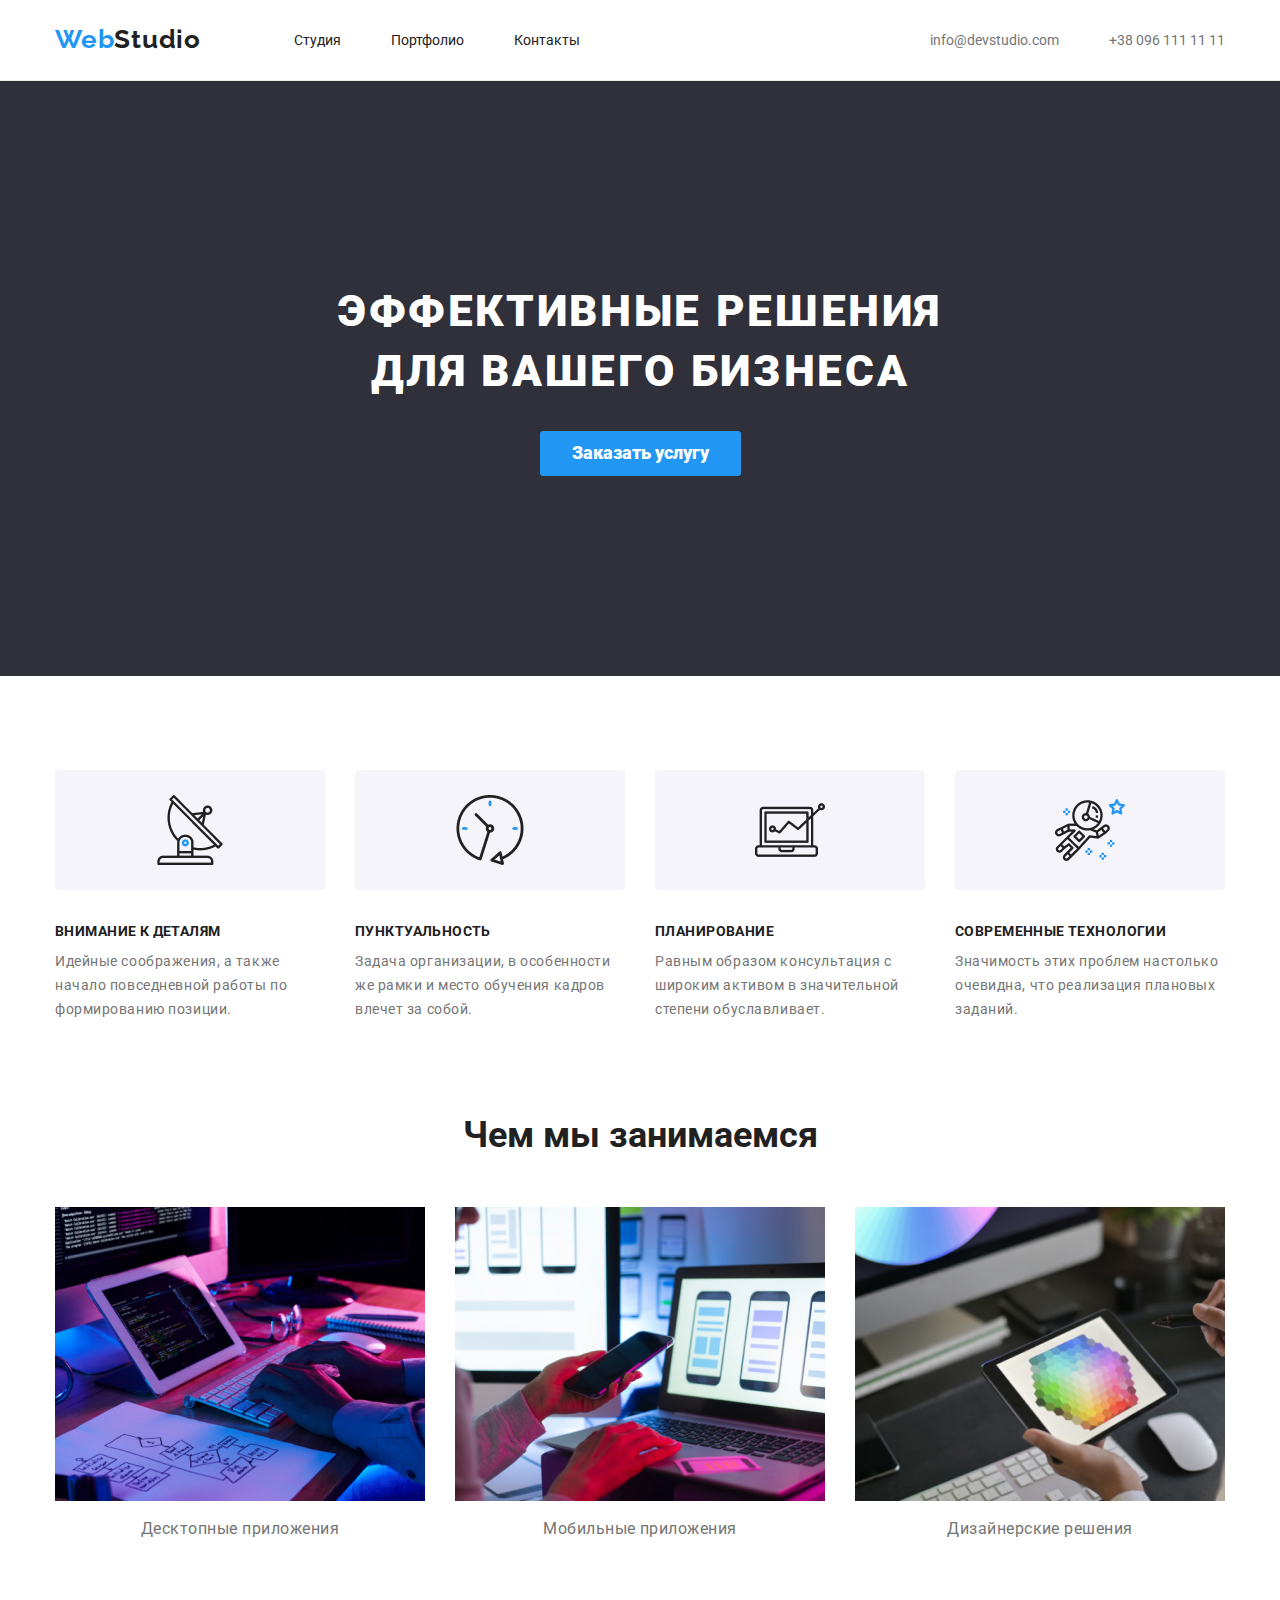
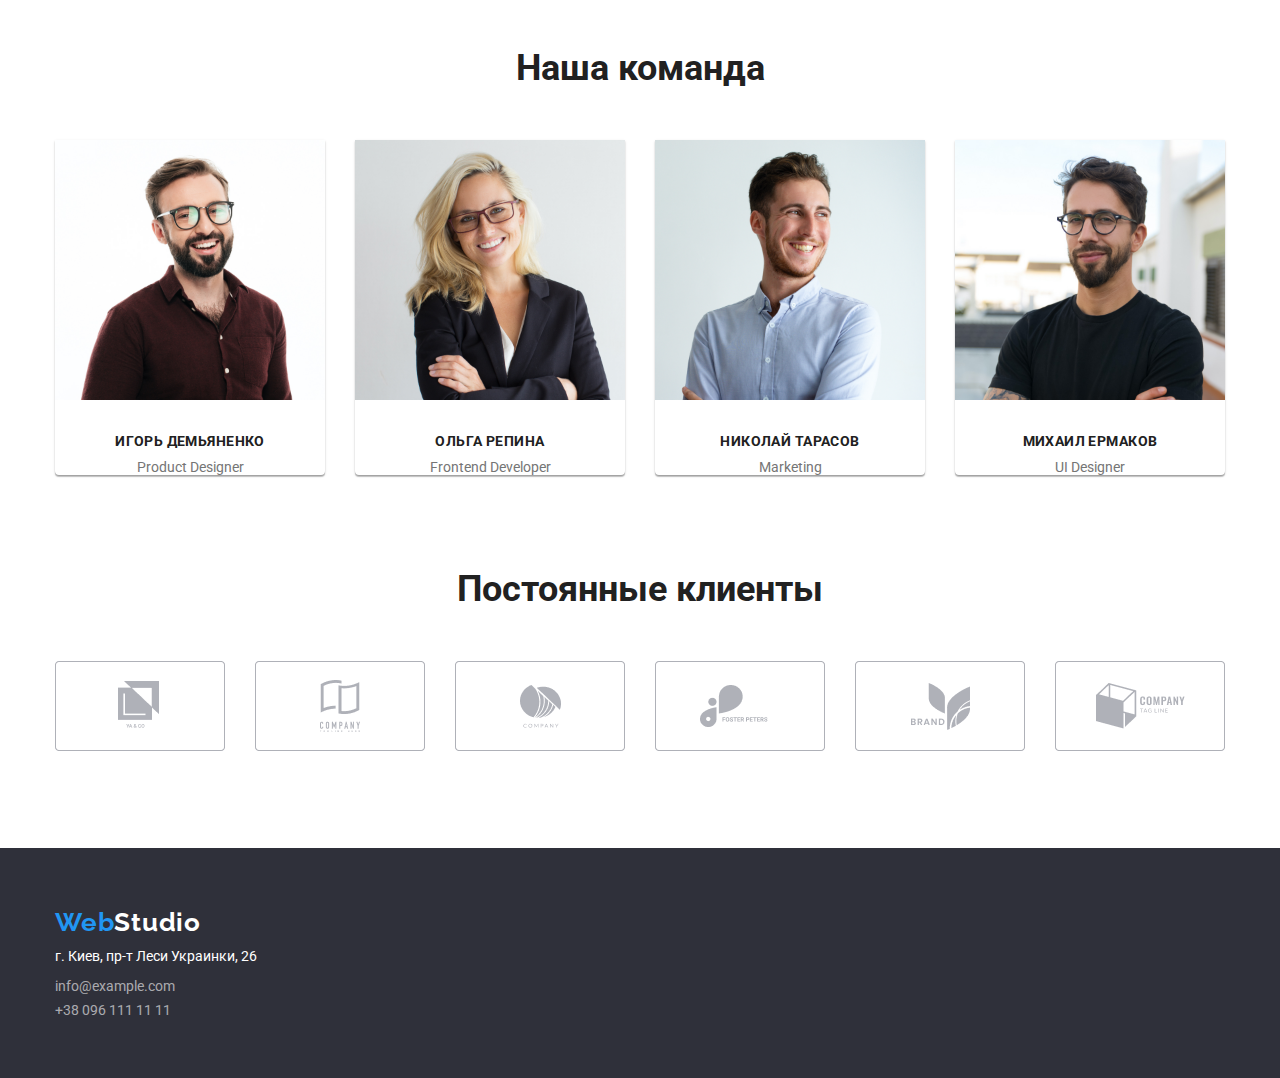
<file: index.html>
<!DOCTYPE html>
<html lang="en-ru">
  <head>
    <meta charset="UTF-8" />
    <meta name="viewport" content="width=device-width, initial-scale=1.0" />
    <title>Homework3</title>
    <link rel="stylesheet" href="./css/style.css"/>
    <link rel="stylesheet" href="./css/normalize.css"/>
    <link
      href="https://fonts.googleapis.com/css2?family=Raleway:wght@700&family=Roboto:wght@400;700&display=swap"
      rel="stylesheet"/>
  </head>
  <body>

    <header>
      <div class="container wrapper">
        <nav>
          <a href="./index.html" class="logo"><span>Web</span>Studio</a>
          <ul class="site-nav list">
            <li><a href="./index.html" class="link">Студия</a></li>
            <li><a href="./portfolio.html" class="link">Портфолио</a></li>
            <li><a href="#" class="link">Контакты</a></li>
          </ul>
        </nav>

        <ul class="auth-nav list">
          <li>
            <a class="adress-link" href="mailtvo:info@devstudio.com">info@devstudio.com</a>
          </li>

          <li>
            <a class="adress-link" href="tel:+380961111111">+38 096 111 11 11</a>
          </li>
        </ul>
      </div>
    </header>

    <main>
      <section class="hero">
        <h1 class="hero-title">Эффективные решения для вашего бизнеса</h1>
        <a href="#" class="btn-hero">Заказать услугу</a>
      </section>

      <section class="section advantages">
        <div class="container">
          <h2 hidden>Невидимый текст</h2>
          <ul class="section-advantages list">
            <li class="advantages-item">
              <img src="./images/icon-1.png" alt="спутник"/>
            <h3>Внимание к деталям</h3>
            <p class="advantages-text">
              Идейные соображения, а также начало повседневной работы по
              формированию позиции.</p>
          </li>

            <li class="advantages-item">
              <img src="./images/icon-2.png" alt="часы"/>
            <h3>Пунктуальность</h3>
            <p class="advantages-text">
              Задача организации, в особенности же рамки и место обучения кадров
              влечет за собой.</p>
            </li>

            <li class="advantages-item">
              <img src="./images/icon-3.png" alt="диаграмма"/>
            <h3>Планирование</h3>
            <p class="advantages-text">
              Равным образом консультация с широким активом в значительной
              степени обуславливает.</p>
            </li>

            <li class="advantages-item">
              <img src="./images/icon-4.png" alt="мальчик"/>
            <h3>Современные технологии</h3>
            <p class="advantages-text">
              Значимость этих проблем настолько очевидна, что реализация
              плановых заданий.</p>
            </li>
          </ul>
        </div>
      </section>

      <section class="section product">
        <div class="container">
          <h2 class="section-title">Чем мы занимаемся</h2>
          <ul class="product-list">
            <li class="product-lists">
              <img src="./images/work1.jpg" alt="компьютер" width="370"/>
            <p class="section-product-subtitle">Десктопные приложения</p>
            </li>

            <li class="product-lists">
              <img src="./images/work2.jpg" alt="ноутбук" width="370"/>
            <p class="section-product-subtitle">Мобильные приложения</p>
          </li>

            <li class="product-lists">
              <img src="./images/work3.jpg" alt="планшет" width="370"/>
            <p class="section-product-subtitle">Дизайнерские решения</p>
          </li>
          </ul>
        </div>
      </section>

      <section class="section team">
        <div class="container">
          <h2 class="section-title">Наша команда</h2>
          <ul class="socials">
            <li class="team-list">
              <a href="#">
            <img src="./images/img-1.jpg" alt="парень" width="270"/>
            <h3>Игорь Демьяненко</h3>
            <p class="section-team-text">Product Designer</p>
              </a>
          </li>

            <li class="team-list">
              <a href="#">
            <img src="./images/img-2.jpg" alt="девушка" width="270"/>
            <h3>Ольга Репина</h3>
            <p class="section-team-text">Frontend Developer</p>
            </a>
          </li>

            <li class="team-list">
              <a href="#">
            <img src="./images/img-3.jpg" alt="парень" width="270"/>
            <h3>Николай Тарасов</h3>
            <p class="section-team-text">Marketing</p>
              </a>
          </li>

            <li class="team-list">
              <a href="#">
            <img src="./images/img-4.jpg" alt="парень" width="270"/>
            <h3>Михаил Ермаков</h3>
            <p class="section-team-text">UI Designer</p>
              </a>
         </li>
          </ul>
        </div>
      </section>

      <section class="section client">
        <div class="container">
          <h2 class="section-title">Постоянные клиенты</h2>
          <ul class="client-list">
            <li>
              <a href="#"><img src="./images/logo-1.png" alt="logo"/></a>
            </li>
            <li>
              <a href="#"><img src="./images/logo-2.png" alt="logo"/></a>
            </li>
            <li>
              <a href="#"><img src="./images/logo-3.png" alt="logo"/></a>
            </li>
            <li>
              <a href="#"><img src="./images/logo-4.png" alt="logo"/></a>
            </li>
            <li>
              <a href="#"><img src="./images/logo-5.png" alt="logo"/></a>
            </li>
            <li>
              <a href="#"><img src="./images/logo-6.png" alt="logo"/></a>
            </li>
          </ul>
        </div>
      </section>
    </main>

    <footer>
      <div class="container">
        <a href="#" class="logo"><span>Web</span>Studio</a>

        <address class="address">
          <p class="address-text">г. Киев, пр-т Леси Украинки, 26</p>

          <a href="mailtvo:info@example.com">info@example.com</a>

          <a href="tel:+380961111111">+38 096 111 11 11</a>
        </address>
      </div>
    </footer>
  </body>
</html>
</file>
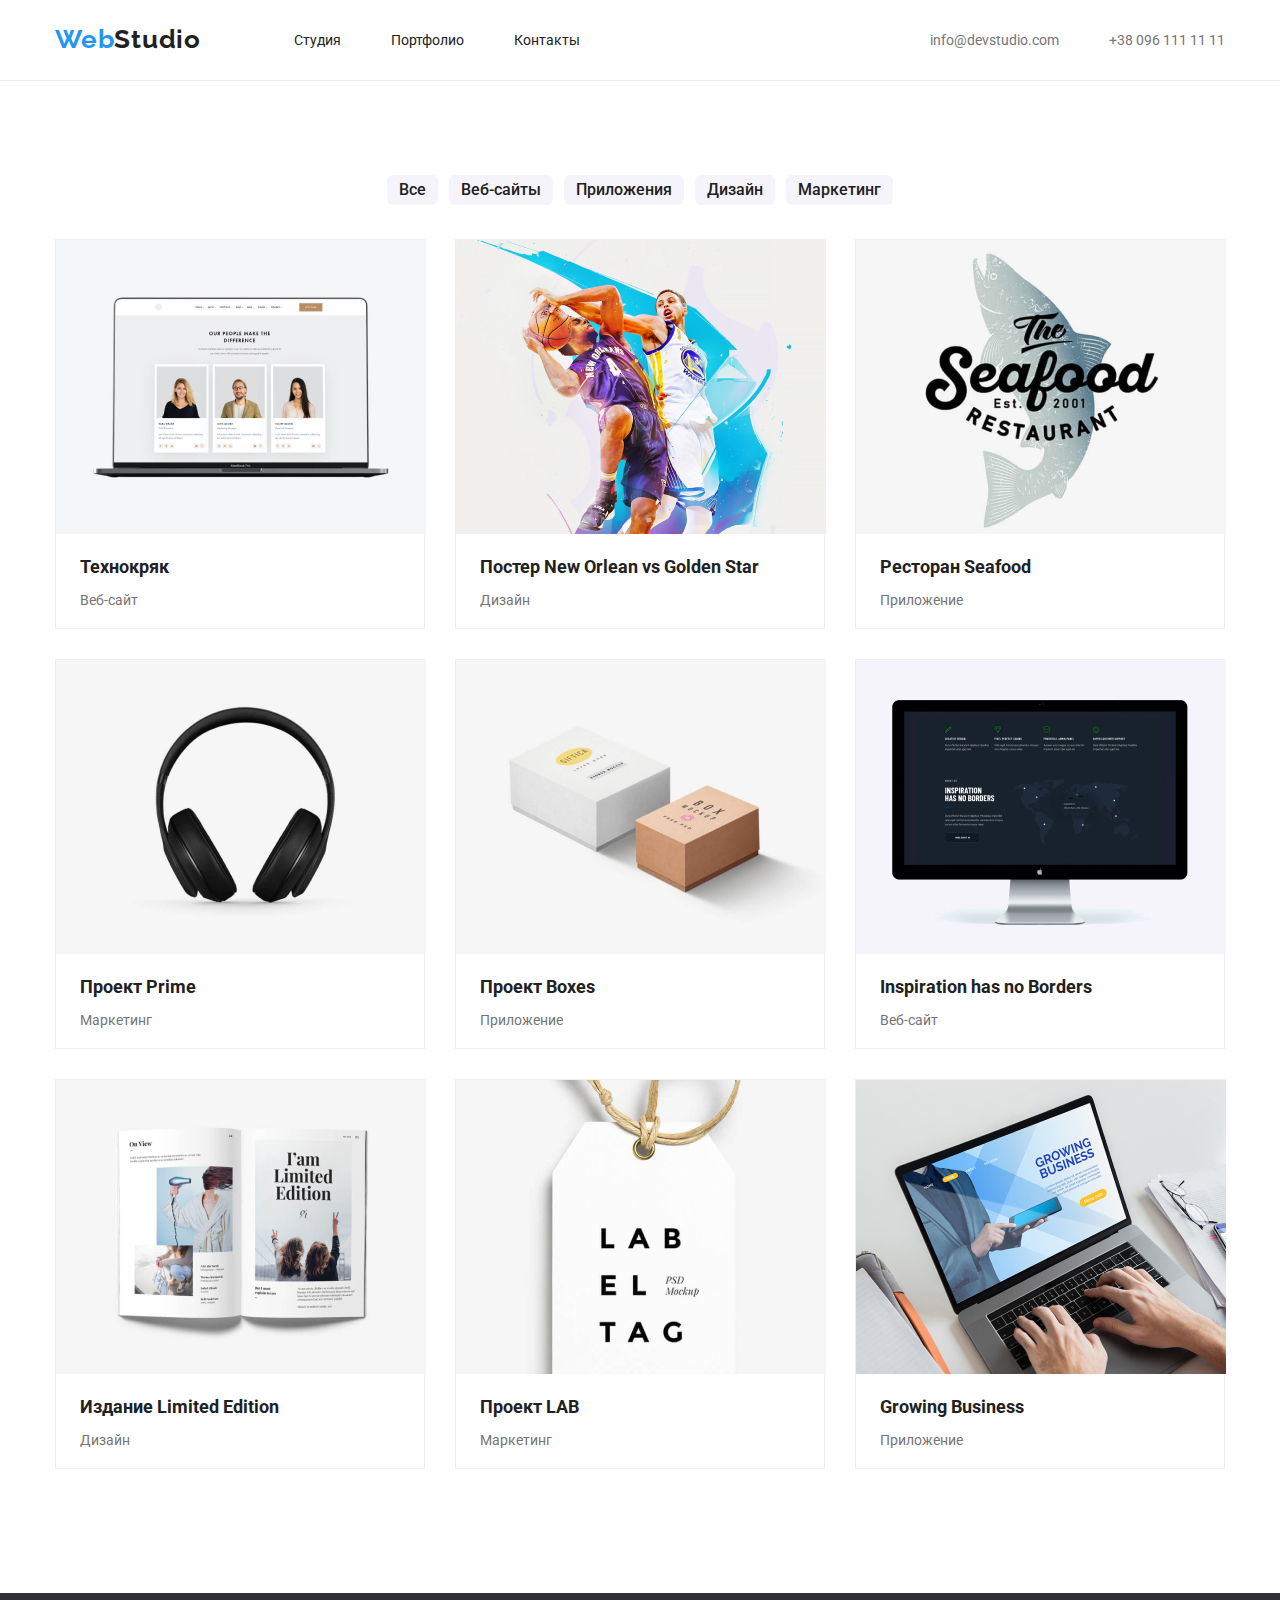
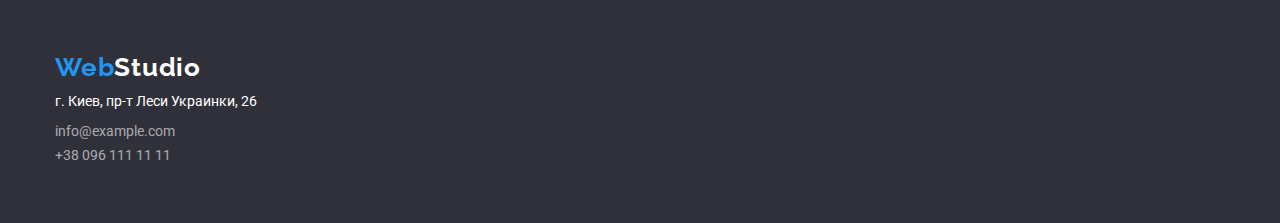
<file: portfolio.html>
<!DOCTYPE html>
<html lang="en-ru">
  <head>
    <meta charset="UTF-8" />
    <meta name="viewport" content="width=device-width, initial-scale=1.0" />
    <title>Portfolio</title>
    <link rel="stylesheet" href="./css/style.css" />
    <link rel="stylesheet" href="./css/normalize.css" />
    <link
      href="https://fonts.googleapis.com/css2?family=Raleway:wght@700&family=Roboto:wght@400;700&display=swap"
      rel="stylesheet"/>
  </head>

  <body>

    <header>
      <div class="container wrapper">
        <nav>
          <a href="./index.html" class="logo"><span>Web</span>Studio</a>
          <ul class="site-nav list">
            <li><a href="./index.html" class="link">Студия</a></li>
            <li><a href="./portfolio.html" class="link">Портфолио</a></li>
            <li><a href="" class="link">Контакты</a></li>
          </ul>
        </nav>

        <ul class="auth-nav list">
          <li>
            <a class="adress-link" href="mailtvo:info@devstudio.com"
              >info@devstudio.com</a
            >
          </li>

          <li>
            <a class="adress-link" href="tel:+380961111111"
              >+38 096 111 11 11</a
            >
          </li>
        </ul>
      </div>
    </header>

    <main>
      <section class="portfolio">
        <div class="container">
          <h1 hidden>Наши работы</h1>
          <ul class="button-item list">
            <li class="item-list"><button class="btn" type="button">Все</button>
            </li>
            <li class="item-list"><button class="btn" type="button">Веб-сайты</button>
            </li>
            <li class="item-list"><button class="btn" type="button">Приложения</button>
            </li>
            <li class="item-list"><button class="btn" type="button">Дизайн</button>
            </li>
            <li class="item-list"><button class="btn" type="button">Маркетинг</button>
            </li>
          </ul>

          <ul class="work-list">
            <li class="work-list-item">
              <a class="work-link" href="#"><img src="./images/portfolio-1.jpg" alt="главное меню"/></a>
              <div class="portfolio-text">
                <h2>Технокряк</h2>
                <p>Веб-сайт</p>
              </div>
              <p class="modal-text">
                Технокряк это современная площадка распространения коронавируса.
                Компании используют эту платформу для цифрового шпионажа и атак
                на защищённые сервера конкурентов.
              </p>
            </li>
            <li class="work-list-item">
              <a class="work-link" href="#">
                <img src="./images/portfolio-2.jpg" alt="баскетбол"/>
              </a>
              <div class="portfolio-text">
                <h2>Постер New Orlean vs Golden Star</h2>
                <p>Дизайн</p>
              </div>
              <p class="modal-text">
                Технокряк это современная площадка распространения коронавируса.
                Компании используют эту платформу для цифрового шпионажа и атак
                на защищённые сервера конкурентов.
              </p>
            </li>
            <li class="work-list-item">
              <a class="work-link" href="#">
                <img src="./images/portfolio-3.jpg" alt="емблема рыбного ресторана"/>
              </a>
              <div class="portfolio-text">
                <h2>Ресторан Seafood</h2>
                <p>Приложение</p>
              </div>
              <p class="modal-text">
                Технокряк это современная площадка распространения коронавируса.
                Компании используют эту платформу для цифрового шпионажа и атак
                на защищённые сервера конкурентов.
              </p>
            </li>
            <li class="work-list-item">
              <a class="work-link" href="#">
                <img src="./images/portfolio-4.jpg" alt="наушники"/>
              </a>
              <div class="portfolio-text">
                <h2>Проект Prime</h2>
                <p>Маркетинг</p>
              </div>
              <p class="modal-text">
                Технокряк это современная площадка распространения коронавируса.
                Компании используют эту платформу для цифрового шпионажа и атак
                на защищённые сервера конкурентов.
              </p>
            </li>
            <li class="work-list-item">
              <a class="work-link" href="#">
                <img src="./images/portfolio-5.jpg" alt="коробки"/>
              </a>
              <div class="portfolio-text">
                <h2>Проект Boxes</h2>
                <p>Приложение</p>
              </div>
              <p class="modal-text">
                Технокряк это современная площадка распространения коронавируса.
                Компании используют эту платформу для цифрового шпионажа и атак
                на защищённые сервера конкурентов.
              </p>
            </li>
            <li class="work-list-item">
              <a class="work-link" href="#">
                <img src="./images/portfolio-6.jpg" alt="карта мира перспективы"/>
              </a>
              <div class="portfolio-text">
                <h2>Inspiration has no Borders</h2>
                <p>Веб-сайт</p>
              </div>
              <p class="modal-text">
                Технокряк это современная площадка распространения коронавируса.
                Компании используют эту платформу для цифрового шпионажа и атак
                на защищённые сервера конкурентов.
              </p>
            </li>
            <li class="work-list-item">
              <a class="work-link" href="#">
                <img src="./images/portfolio-7.jpg" alt="женский журнал"/>
              </a>
              <div class="portfolio-text">
                <h2>Издание Limited Edition</h2>
                <p>Дизайн</p>
              </div>
              <p class="modal-text">
                Технокряк это современная площадка распространения коронавируса.
                Компании используют эту платформу для цифрового шпионажа и атак
                на защищённые сервера конкурентов.
              </p>
            </li>
            <li class="work-list-item">
              <a class="work-link" href="#">
                <img src="./images/portfolio-8.jpg" alt="бирка"/>
              </a>
              <div class="portfolio-text">
                <h2>Проект LAB</h2>
                <p>Маркетинг</p>
              </div>
              <p class="modal-text">
                Технокряк это современная площадка распространения коронавируса.
                Компании используют эту платформу для цифрового шпионажа и атак
                на защищённые сервера конкурентов.
              </p>
            </li>
            <li class="work-list-item">
              <a class="work-link" href="#">
                <img src="./images/portfolio-9.jpg" alt="ноутбук"/>
              </a>
              <div class="portfolio-text">
                <h2>Growing Business</h2>
                <p>Приложение</p>
              </div>
              <p class="modal-text">
                Технокряк это современная площадка распространения коронавируса.
                Компании используют эту платформу для цифрового шпионажа и атак
                на защищённые сервера конкурентов.
              </p>
            </li>
          </ul>
        </div>
      </section>
    </main>

    <footer>
      <div class="container">
        <a href="./index.html" class="logo"><span>Web</span>Studio</a>

        <address>
          <p>г. Киев, пр-т Леси Украинки, 26</p>

          <a href="mailtvo:info@example.com">info@example.com</a>

          <a href="tel:+380961111111">+38 096 111 11 11</a>
        </address>
      </div>
    </footer>
  </body>
</html>
</file>
<file: css/style.css>
:root {
  --primary-text-color: #757575;
  --second-text-color: #212121;
  --hover-text-color: #2196F3;
  --background-section-color: #F5F4FA;
  --white-color: #fff;
}

body {
  background-color: var(--white-color);
  color: var(--primary-text-color);
  font-size: 14px;
  font-family: 'Roboto', sans-serif;
  margin: 0;
  padding: 0;
}

html {
  box-sizing: border-box;
}

*,
*::after,
*::before {
  box-sizing: border-box;
}

h1,
h2,
h3,
h4,
ul {
  list-style: none;
  padding: 0;
  margin: 0;
}

h3 {
  font-size: 14px;
  text-transform: uppercase;
  letter-spacing: 0.03em;
  margin-top: 30px;
  margin-bottom: 10px;
  color: var(--second-text-color);
}

a {
  text-decoration: none;
}

.container {
  width: 1200px;
  margin: 0 auto;
  padding-left: 15px;
  padding-right: 15px;
}

.section {
  padding-top: 94px;
}

.client {
  padding-bottom: 94px;
}

header {
  background-color: var(--white-color);
  padding: 25px 0;
  border-bottom: 1px solid #ECECEC;
}

.address-link {
  font-weight: 500;
}

.list a {
  color: var(--primary-text-color);
}

.section-title {
  text-align: center;
  font-size: 36px;
  margin-bottom: 50px;
}

.list a:hover,
.list a:focus {
  color: var(--hover-text-color);
  transition: all 0.5s ease;
}

.logo {
  margin-right: 93px;
  font-family: Raleway;
  font-weight: bold;
  font-size: 26px;
  letter-spacing: 0.03em;
  color: var(--white-color);
}

header .logo {
  color: var(--second-text-color);
  font-family: Raleway;
  font-weight: bold;
  font-size: 26px;
}

.logo span {
  color: var(--hover-text-color);
}

.wrapper {
  display: flex;
  align-items: center;
}

.site-nav {
  display: flex;
}

nav {
  display: flex;
  align-items: center;
}

.site-nav li {
  display: flex;
  margin-right: 50px;
  display: block;
}

.site-nav li:last-child {
  margin-right: 0;
}

.auth-nav {
  display: flex;
  margin-left: auto;
}

.auth-nav li:first-child {
  margin-right: 50px;
}

.site-nav .link {
  color: var(--second-text-color);
}

.site-nav .link:hover,
.site-nav .link:focus {
  color: var(--hover-text-color);
  transition: all 0.5s ease;
}

.section-title {
  color: var(--second-text-color);
}

.hero {
  background-color: #2F303A;
  text-align: center;
}

.hero-title {
  padding-top: 200px;
  margin: 0 auto;
  width: 696px;
  color: var(--white-color);
  font-family: Roboto;
  font-weight: 900;
  font-size: 44px;
  line-height: 1.367;
  letter-spacing: 0.06em;
  text-transform: uppercase;
}

.btn-hero {
  display: inline-block;
  color: var(--white-color);
  font-weight: 900;
  background-color: var(--hover-text-color);
  font-size: 18px;
  line-height: 1.367;
  padding: 10px 32px;
  border-radius: 3px;
  margin: 30px 0 200px 0;
  min-width: 200px;
  text-align: center;
}

.btn-hero:hover,
.btn-hero:focus {
  color: var(--second-text-color);
  background-color: var(--background-section-color);
  transition: all 0.5s ease;
}

.advantages {
  padding-bottom: 0;
}

.section-advantages{
  display: flex;
}

.advantages-item {
  width: 270px;
  margin-right: 30px;
  flex-wrap: wrap;
}

.advantages-item:last-child {
  margin-right: 0px;
}

.advantages-text {
  font-weight: normal;
  line-height: 1.715em;
  letter-spacing: 0.04em;
  margin: 0;
}

.section-title {
  font-weight: 700;
  font-size: 36px;
  line-height: 1.16;
  text-align: center;
  margin-bottom: 50px;
}

.product-list {
  display: flex;
}

.product-lists {
  margin-right: 30px;
  text-align: center;
}

.product-lists:last-child {
  margin-right: 0;
}

.section-product-subtitle {
  font-size: 16px;
  color: var(--black-color);
  letter-spacing: 0.03em;
}

.socials {
  display: flex;
}

.team-list {
  width: 270px;
  margin-right: 30px;
  text-align: center;
  box-shadow: 0px 1px 3px rgba(0, 0, 0, 0.12), 0px 1px 1px rgba(0, 0, 0, 0.14), 0px 2px 1px rgba(0, 0, 0, 0.2);
  border-radius: 0px 0px 4px 4px
}

.team-list:last-child {
  margin-right: 0;
}

.section-team-text {
  color: var(--primary-text-color);
  margin: 0;
}
  
.client-list {
  display: flex;
}

.client-list li {
  margin-right: 30px;
}

.client-list li:last-child {
  margin-right: 0;
}

.address {
  margin-top: 8px;
}

address a {
  margin-top: 8px;
  display: block;
  font-style: normal;
  color: rgba(255, 255, 255, 0.6);
}

address p {
  color: var(--white-color);
  font-style: normal;
  margin-top: 10px;
}

footer {
  background-color: #2F303A;
  padding-top: 60px;
  padding-bottom: 60px;
}

/* portflio */

.button-item {
  text-align: center;
  padding-top: 94px;
  margin-bottom: 34px;
}

.button-item li {
  display: inline;
}

.item-list:not(:last-child) {
  margin-right: 8px;
}

.work-link {
  display: inline-block;
  margin-bottom: 20px;
}

.btn {
  color: var(--second-text-color);
  background-color: #F5F4FA;
  font-family: Roboto;
  font-weight: 500;
  font-size: 16px;
  padding: 6px 12px;
  border-radius: 6px;
  border: none;
}

.btn:hover,
.btn:focus {
  color: var(--white-color);
  background-color: var(--hover-text-color);
  transition: all 0.5s ease;
}

.work-list h2 {
  color: var(--second-text-color);
  font-size: 18px;
}

.modal-text {
  color: var(--white-color);
}

.work-list {
  display: flex;
  flex-wrap: wrap;
  padding-bottom: 94px;
}

.portfolio-text {
  padding-left: 24px;
  margin-bottom: 20px;
}

.work-list-item {
  width: 370px;
  border: 1px solid #EEEEEE;
}

.work-list-item:not(:nth-child(3n)) {
  margin-right: 30px;
}

.work-list-item:not(:nth-child(n+7)) {
  margin-bottom: 30px;
}

.work-list-item:nth-child(n+7) {
  margin-bottom: 30px;
}

.modal-text {
  display: none;
}
</file>
